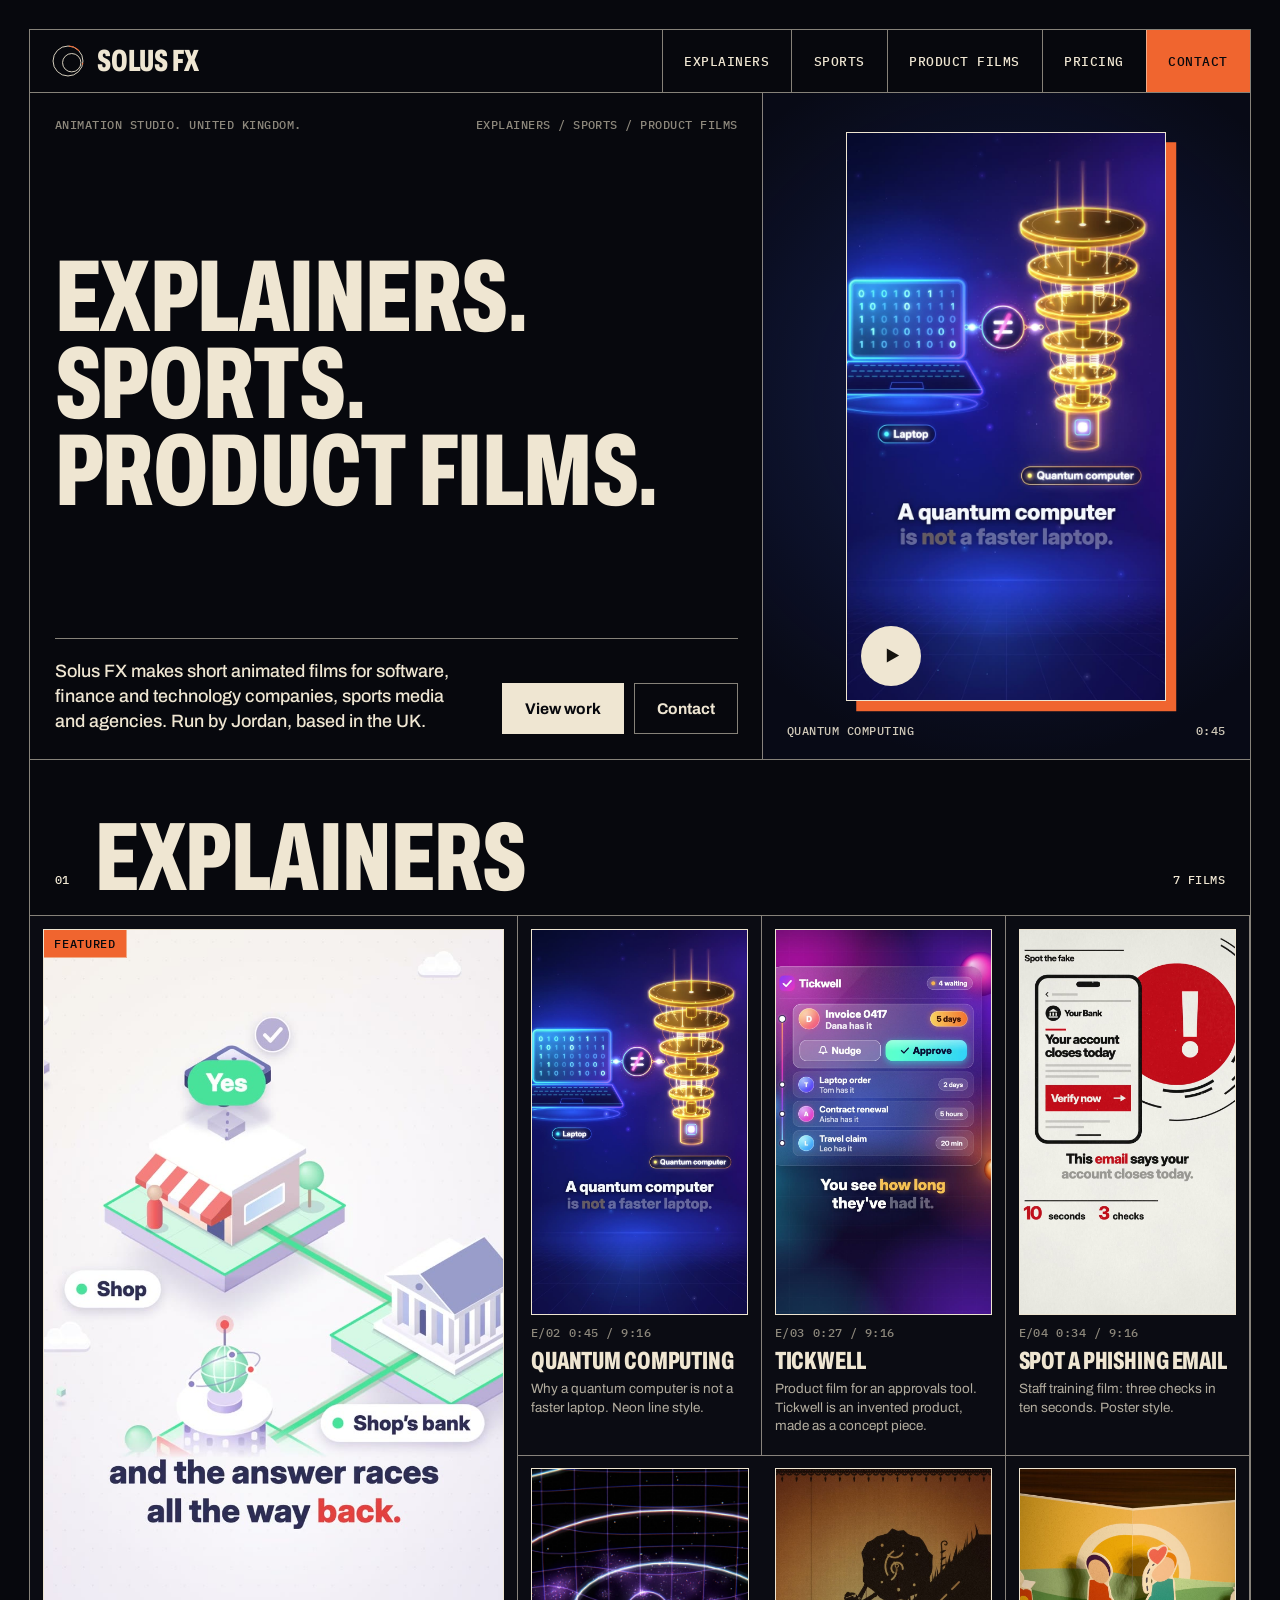
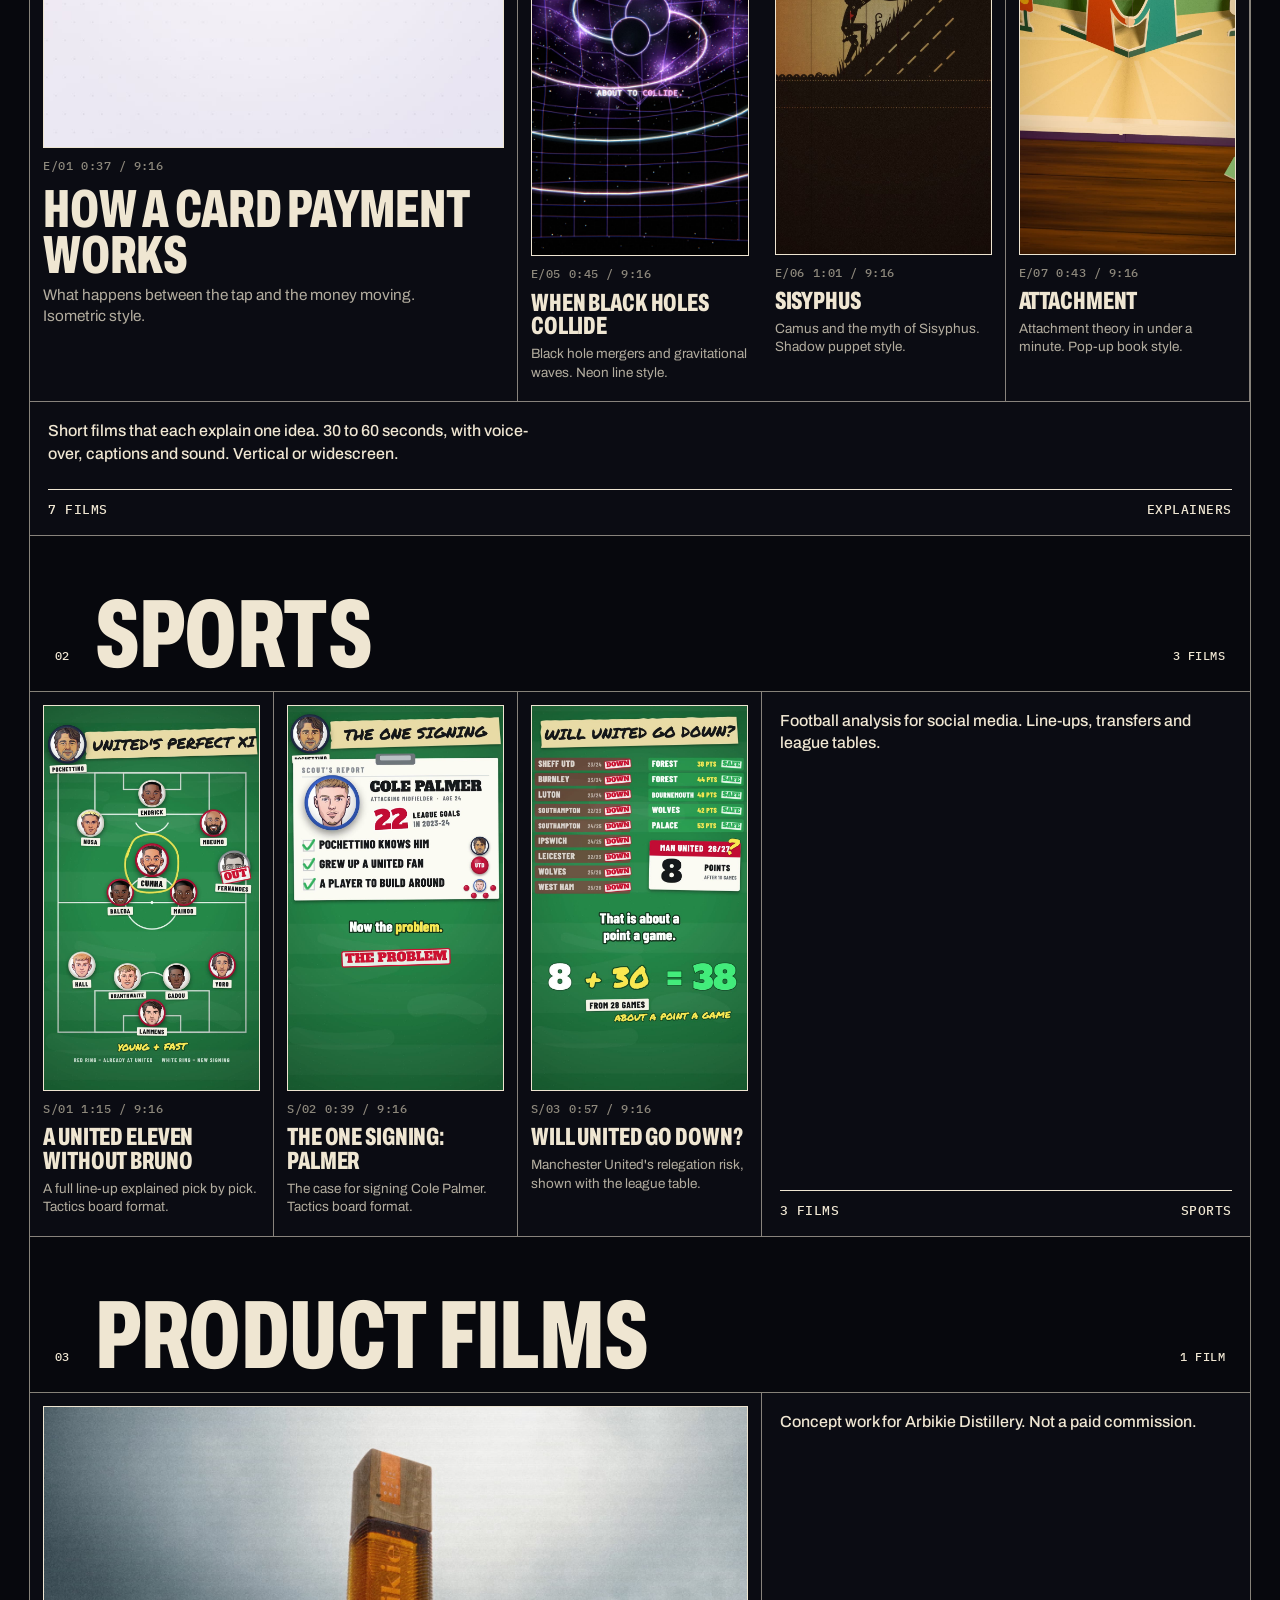
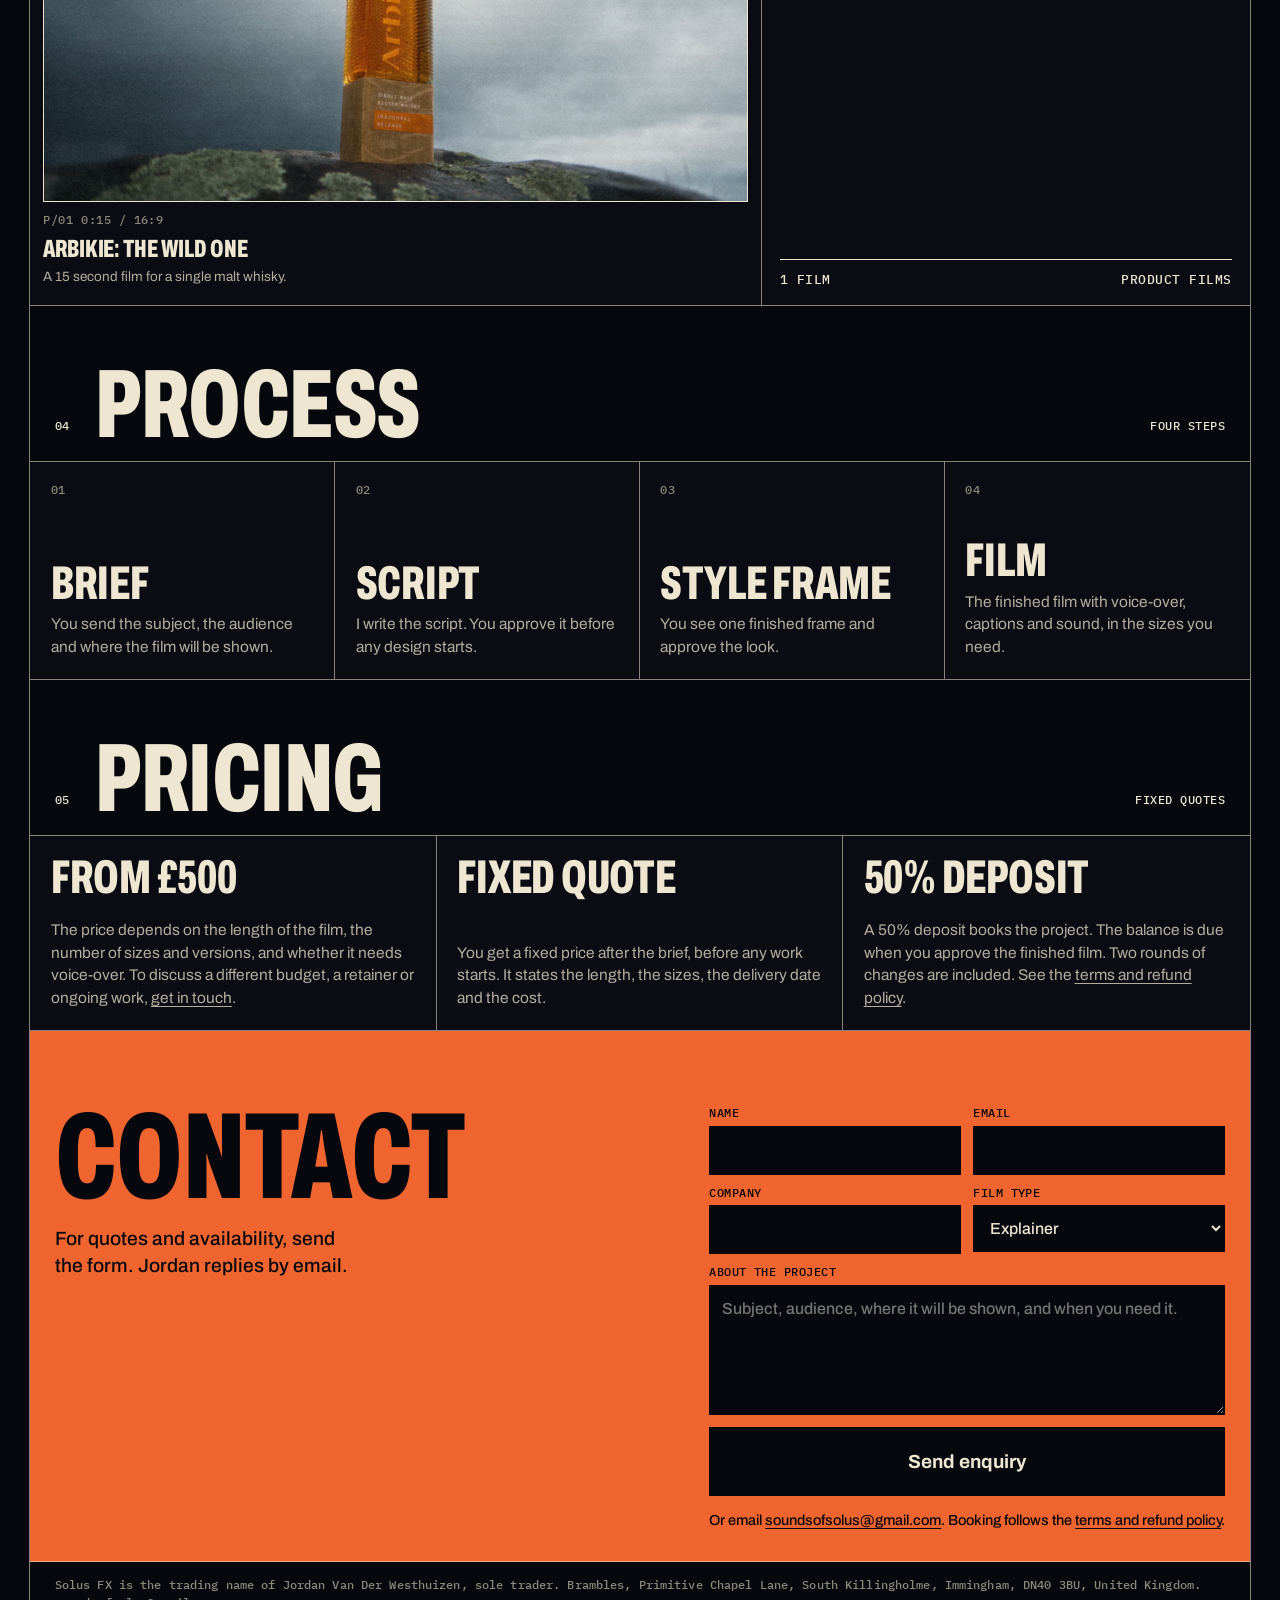
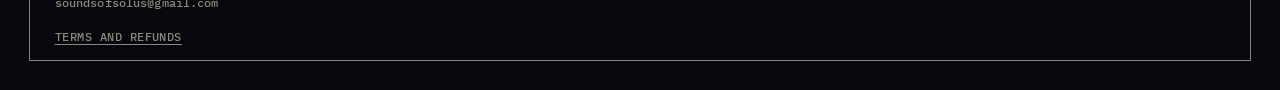
<file: index.html>
<!doctype html>
<html lang="en-GB">
<head>
<meta charset="utf-8">
<meta name="theme-color" content="#07080d"><meta name="viewport" content="width=device-width, initial-scale=1">
<title>Solus FX. Animated explainers, sports and product films.</title>
<meta name="description" content="Solus FX. Animated explainers, sports animation and product films.">
<link rel="preconnect" href="https://fonts.googleapis.com">
<link rel="preconnect" href="https://fonts.gstatic.com" crossorigin>
<link href="https://fonts.googleapis.com/css2?family=Archivo:wdth,wght@62..125,400..900&family=IBM+Plex+Mono:wght@400;500&display=swap" rel="stylesheet">
<style>

:root{
  --paper:#efe8d8; --cell:#f6f1e5; --ink:#15130f; --red:#e3411d; --mute:#5c574d;
  --rule:1.5px solid var(--ink);
  --disp:"Archivo","Arial Narrow",system-ui,sans-serif; --mono:"IBM Plex Mono",ui-monospace,Menlo,monospace;
  --pad:clamp(12px,2.3vw,32px); --in:clamp(10px,1vw,14px);
}
*{box-sizing:border-box}
html{scroll-behavior:smooth;-webkit-text-size-adjust:100%}
body{margin:0;background:var(--paper);color:var(--ink);font:400 16px/1.45 var(--disp);-webkit-font-smoothing:antialiased;padding:var(--pad)}
img{display:block;max-width:100%}
a{color:inherit;text-decoration:none}
.sheet{max-width:1640px;margin-inline:auto;border:var(--rule);background:var(--paper)}
.cond{font-family:var(--disp);font-stretch:62%;font-weight:800;text-transform:uppercase;letter-spacing:-.005em}
.mono{font:500 12px/1.2 var(--mono);letter-spacing:.04em;text-transform:uppercase}

/* header */
.top{display:flex;align-items:stretch;border-bottom:var(--rule)}
.mark{flex:1;display:flex;align-items:center;padding:14px clamp(14px,1.6vw,24px);font-size:clamp(26px,2.4vw,34px);line-height:1;white-space:nowrap}
.nav{display:flex}
.nav a{display:flex;align-items:center;padding:0 clamp(12px,1.7vw,26px);border-left:var(--rule);font:500 12.5px/1 var(--mono);letter-spacing:.04em;text-transform:uppercase;white-space:nowrap;transition:background .15s,color .15s}
.nav a:hover{background:var(--ink);color:var(--paper)}
.nav a.cta{background:var(--red);color:#fff}

/* hero */
.hero{display:grid;grid-template-columns:3fr 2fr;border-bottom:var(--rule)}
.hero-l{display:flex;flex-direction:column;justify-content:space-between;gap:36px;padding:clamp(16px,1.9vw,28px);min-width:0}
.hero-l .mono{display:flex;justify-content:space-between;gap:16px;color:var(--mute)}
h1{font-size:clamp(58px,9.3vw,136px);line-height:.85;margin:0}
.hero-b{display:grid;grid-template-columns:minmax(0,1fr) auto;gap:20px 32px;align-items:end;border-top:var(--rule);padding-top:clamp(16px,1.6vw,22px)}
.lede{margin:0;font-size:clamp(16.5px,1.4vw,20px);line-height:1.4;font-weight:500;max-width:27em}
.actions{display:flex;gap:10px;flex-wrap:wrap}
.btn{display:inline-flex;align-items:center;gap:12px;font:700 15.5px/1 var(--disp);padding:17px 22px;border:var(--rule);background:var(--ink);color:var(--paper);transition:transform .15s,box-shadow .15s}
.btn.alt{background:transparent;color:var(--ink)}
.btn:hover{transform:translate(-2px,-2px);box-shadow:4px 4px 0 var(--ink)}
.btn.on-red:hover{box-shadow:4px 4px 0 rgba(21,19,15,.35)}
.hero-r{background:var(--red);border-left:var(--rule);display:flex;flex-direction:column;align-items:center;justify-content:center;gap:clamp(16px,1.8vw,26px);padding:clamp(24px,3vw,44px) 20px clamp(16px,1.6vw,22px);position:relative}
.film{position:relative;display:block;width:min(100%,clamp(220px,25vw,372px));aspect-ratio:9/16;border:var(--rule);box-shadow:clamp(6px,.8vw,12px) clamp(6px,.8vw,12px) 0 var(--ink);background:var(--ink)}
.film img{width:100%;height:100%;object-fit:cover}
.play{position:absolute;left:14px;bottom:14px;width:60px;height:60px;border-radius:50%;background:var(--paper);border:var(--rule);display:grid;place-items:center}
.play svg{width:17px;height:17px;margin-left:3px}
.hero-r .mono{align-self:stretch;display:flex;justify-content:space-between;gap:12px;color:var(--ink);padding-inline:4px}

/* section bars */
.bar{display:grid;grid-template-columns:auto minmax(0,1fr) auto;align-items:end;gap:10px clamp(14px,2vw,28px);padding:clamp(34px,4.6vw,68px) clamp(14px,1.9vw,28px) clamp(12px,1.3vw,18px);border-bottom:var(--rule)}
.bar .mono{padding-bottom:.9em}
h2{font-size:clamp(50px,7.6vw,118px);line-height:.82;margin:0}

/* ruled contact sheet */
.grid{display:grid;grid-template-columns:repeat(5,minmax(0,1fr))}
.cell{border-right:var(--rule);border-bottom:var(--rule);padding:var(--in);display:flex;flex-direction:column;min-width:0;background:var(--cell)}
.grid>.cell:nth-child(5n),.grid>.cell.last{border-right:0}
.tile .ph{display:block;position:relative;aspect-ratio:9/16;overflow:hidden;background:var(--ink);border:var(--rule)}
.tile .ph.wide{aspect-ratio:16/9}
.tile .ph img{width:100%;height:100%;object-fit:cover;transition:transform .5s cubic-bezier(.2,.7,.2,1)}
.tile:hover .ph img{transform:scale(1.03)}
.tile .mono{display:flex;justify-content:space-between;gap:8px;padding-top:11px;color:var(--mute)}
.tile b{display:block;font-size:clamp(22px,1.95vw,28px);line-height:.95;margin-top:9px;transition:color .15s}
.tile:hover b{color:var(--red)}
.tile .d{display:block;font-size:13.5px;line-height:1.38;color:#3b372f;margin-top:7px;padding-bottom:6px}
.feature{grid-column:span 2;grid-row:span 2}
.feature b{font-size:clamp(34px,4.2vw,64px);line-height:.86;margin-top:12px}
.feature .d{font-size:clamp(14px,1.2vw,17px);max-width:26em}
.tag{position:absolute;left:0;top:0;background:var(--red);color:#fff;font:500 11.5px/1 var(--mono);letter-spacing:.06em;text-transform:uppercase;padding:8px 10px;border-right:var(--rule);border-bottom:var(--rule)}
.w2{grid-column:span 2}.w3{grid-column:span 3}
.note{justify-content:space-between;gap:24px;padding:clamp(12px,1.4vw,20px)}
.note p{margin:0;font-size:clamp(24px,2.5vw,38px);line-height:.92}
.note.big p{font-size:clamp(30px,4.3vw,66px);line-height:.88}
.note.ink{background:var(--ink);color:var(--paper)}
.note .go{font:500 12.5px/1.2 var(--mono);letter-spacing:.04em;text-transform:uppercase;display:flex;justify-content:space-between;gap:8px;border-top:1.5px solid currentColor;padding-top:12px}

/* how */
.steps{list-style:none;margin:0;padding:0;display:grid;grid-template-columns:repeat(4,minmax(0,1fr));counter-reset:s}
.steps li{counter-increment:s;border-right:var(--rule);border-bottom:var(--rule);padding:clamp(14px,1.6vw,24px);min-height:clamp(180px,17vw,250px);display:flex;flex-direction:column;background:var(--cell)}
.steps li:last-child{border-right:0}
.steps .mono{display:flex;justify-content:space-between;color:var(--mute)}
.steps .mono::before{content:"0" counter(s)}
.steps .mono span{color:var(--red);font-size:17px;line-height:.7}
.steps h3{font-size:clamp(34px,3.7vw,56px);line-height:.86;margin:auto 0 10px}
.steps p{margin:0;font-size:15.5px;max-width:19em;color:#3b372f}

/* contact */
.contact{background:var(--red);display:grid;grid-template-columns:minmax(0,1fr) auto;gap:28px 40px;align-items:end;padding:clamp(40px,6vw,96px) clamp(14px,1.9vw,28px) clamp(20px,2.4vw,36px);border-bottom:var(--rule)}
.contact p{font-size:clamp(54px,9.6vw,150px);line-height:.82;margin:0;max-width:8.6em;text-wrap:balance}
.btn.big{font-size:19px;padding:24px 34px}
.foot{display:flex;justify-content:space-between;gap:16px;padding:14px clamp(14px,1.9vw,28px);color:var(--mute)}

@media (max-width:980px){
  .hero{grid-template-columns:minmax(0,1fr)}
  .hero-r{border-left:0;border-top:var(--rule)}
  .hero-b{grid-template-columns:minmax(0,1fr)}
  h1{font-size:clamp(54px,13.6vw,128px)}
  .grid{grid-template-columns:repeat(2,minmax(0,1fr))}
  .grid>.cell:nth-child(5n),.grid>.cell.last{border-right:var(--rule)}
  .feature{grid-row:auto}
  .feature,.w3,.w2.keep{grid-column:span 2;border-right:0!important}
  .w2{grid-column:span 1}
  .grid>.cell.r0{border-right:0}
  .note p,.note.big p{font-size:clamp(24px,6.4vw,44px)}
  .steps{grid-template-columns:repeat(2,minmax(0,1fr))}
  .steps li:nth-child(2n){border-right:0}
  .contact{grid-template-columns:minmax(0,1fr)}
}
@media (max-width:640px){
  .top{flex-direction:column}
  .mark{border-bottom:var(--rule);padding-block:12px}
  .nav{overflow-x:auto;scrollbar-width:none}
  .nav::-webkit-scrollbar{display:none}
  .nav a{padding:12px 6px;font-size:10.5px;letter-spacing:.01em;flex:1 1 auto;justify-content:center}
  .steps .mono span{transform:rotate(90deg)}
  .nav a:first-child{border-left:0}
  .hero-l .mono span:last-child{display:none}
  .film{width:min(72%,300px)}
  .actions .btn{flex:1 1 auto;justify-content:center}
  .bar .mono:last-child{grid-column:1/-1;padding-bottom:0}
  .tile .d{font-size:13px}
  .steps{grid-template-columns:minmax(0,1fr)}
  .steps li{border-right:0;min-height:0;gap:26px}
  .btn.big{width:100%;justify-content:center}
}
@media (prefers-reduced-motion:reduce){*{transition:none!important;scroll-behavior:auto!important}}


.tile,.film{cursor:pointer;text-align:left;font:inherit;color:inherit}
button.tile{border-left:0;border-top:0;border-radius:0;appearance:none}
button.film{padding:0;border-radius:0;appearance:none}
.note p.plain{font:500 clamp(16px,1.25vw,19px)/1.4 var(--disp);font-stretch:100%;text-transform:none;letter-spacing:0;max-width:30em}
h1{font-size:clamp(50px,8vw,118px)}
.contact p.sub{font:500 clamp(17px,1.5vw,22px)/1.4 var(--disp);font-stretch:100%;text-transform:none;letter-spacing:0;margin-top:18px;max-width:26em}
.lb{position:fixed;inset:0;background:rgba(21,19,15,.92);display:none;align-items:center;justify-content:center;z-index:50;padding:16px}
.lb.on{display:flex}
.lb video{max-width:min(100%,1280px);max-height:calc(100vh - 90px);border:1.5px solid var(--paper);background:#000}
.lb .x{position:absolute;top:14px;right:16px;font:500 13px/1 var(--mono);letter-spacing:.04em;text-transform:uppercase;color:var(--paper);background:none;border:1.5px solid var(--paper);padding:10px 14px;cursor:pointer}
.lb .t{position:absolute;left:16px;top:20px;color:var(--paper)}
@media (max-width:980px){.grid>.note{grid-column:1/-1!important;border-right:0!important}}
.price{display:grid;grid-template-columns:repeat(3,minmax(0,1fr))}
.price>div{border-right:var(--rule);border-bottom:var(--rule);padding:clamp(14px,1.6vw,24px);background:var(--cell);display:flex;flex-direction:column;justify-content:space-between;gap:22px;min-height:clamp(170px,15vw,230px)}
.price>div:last-child{border-right:0}
.price b{font-size:clamp(34px,3.7vw,56px);line-height:.86}
.price p{margin:0;font-size:15.5px;line-height:1.45;max-width:24em;color:#b3ad9f}
.price a,.doc a,.foot a,.cform .alt a{text-decoration:underline;text-underline-offset:3px}
.contact{align-items:start}
.cform{display:grid;grid-template-columns:minmax(0,1fr) minmax(0,1fr);gap:12px;width:min(100%,580px)}
.cform label{display:flex;flex-direction:column;gap:7px;font:500 11.5px/1 var(--mono);letter-spacing:.04em;text-transform:uppercase;color:#07080d}
.cform .full,.cform button,.cform .alt{grid-column:1/-1}
.cform input,.cform select,.cform textarea{font:500 16px/1.3 var(--disp);color:var(--ink);background:#07080d;border:1.5px solid #07080d;border-radius:0;padding:13px 12px;width:100%}
.cform textarea{min-height:130px;resize:vertical}
.cform input:focus,.cform select:focus,.cform textarea:focus{outline:2px solid #07080d;outline-offset:2px}
.cform .hp{position:absolute;left:-9999px;width:1px;height:1px;overflow:hidden}
.cform button{justify-content:center;cursor:pointer}
.contact .cform .alt{font:500 14.5px/1.4 var(--disp);font-stretch:100%;text-transform:none;letter-spacing:0;max-width:none;margin:2px 0 0}
.foot{flex-wrap:wrap;line-height:1.5}
.foot .addr{text-transform:none;letter-spacing:.01em}
.doc{padding:clamp(20px,3vw,44px) clamp(14px,1.9vw,28px) clamp(40px,5vw,72px)}
.doc>*{max-width:44em}
.doc h3{font-size:clamp(26px,2.6vw,36px);line-height:.95;margin:38px 0 10px}
.doc h3:first-child{margin-top:0}
.doc p,.doc li{font-size:16.5px;line-height:1.55;color:#cfc8b8;margin:0 0 10px}
.doc ul{padding-left:1.2em;margin:0 0 10px}
@media (max-width:980px){.price{grid-template-columns:minmax(0,1fr)}.price>div{border-right:0;min-height:0}}
@media (max-width:640px){.cform{grid-template-columns:minmax(0,1fr)}}
/* Solus FX branding, level 2 (Jordan's pick, 2026-11-15): near-black page, cream lines and type, orange accents, heavy headings kept */
:root{--paper:#07080d;--cell:#0b0c13;--ink:#efe6d2;--red:#f0652f;--mute:#8d887c;--rule:1.5px solid rgba(239,230,210,.55)}
body{background:#07080d}
.sheet{background:#07080d}
.mark{gap:12px}.ecl{width:34px;height:34px;flex:none}
.nav a.cta{color:#07080d}
.btn{color:#07080d}.btn.alt{color:var(--ink)}
.btn:hover{box-shadow:4px 4px 0 var(--red)}
.hero-r{background:radial-gradient(520px 520px at 50% 46%,rgba(46,70,190,.32),transparent 70%),#080a16}
.hero-r .mono{color:#cfc8b8}
.film{box-shadow:clamp(6px,.8vw,12px) clamp(6px,.8vw,12px) 0 var(--red)}
.play{background:var(--ink)}
.tile .d,.steps p{color:#b3ad9f}
.tag{color:#07080d}
.note.ink{background:var(--ink);color:#07080d}
.contact p,.contact p.sub{color:#07080d}
.btn.on-red{background:#07080d;color:var(--ink);border-color:#07080d}
</style>
</head>
<body>
<div class="sheet">
<header class="top"><a class="mark cond" href="#"><svg class="ecl" viewBox="0 0 100 100" aria-hidden="true"><circle cx="50" cy="50" r="44" fill="none" stroke="#efe6d2" stroke-width="2.6"/><circle cx="61" cy="55" r="27" fill="none" stroke="#efe6d2" stroke-width="2.6"/><path d="M52.3 6.06A44 44 0 0 1 82.5 20.3" fill="none" stroke="#f0652f" stroke-width="3"/><path d="M93.6 55.4A44 44 0 0 1 92.6 61" fill="none" stroke="#f0652f" stroke-width="3"/></svg><span>SOLUS FX</span></a><nav class="nav" aria-label="Main"><a href="#explainers">Explainers</a><a href="#sports">Sports</a><a href="#product-films">Product films</a><a href="#pricing">Pricing</a><a href="#contact" class="cta">Contact</a></nav></header>
<main>
<section class="hero">
<div class="hero-l">
<p class="mono" style="margin:0"><span>Animation studio. United Kingdom.</span><span>Explainers / Sports / Product films</span></p>
<h1 class="cond">Explainers.<br>Sports.<br>Product films.</h1>
<div class="hero-b"><p class="lede">Solus FX makes short animated films for software, finance and technology companies, sports media and agencies. Run by Jordan, based in the UK.</p>
<div class="actions"><a class="btn" href="#work">View work</a><a class="btn alt" href="#contact">Contact</a></div></div>
</div>
<div class="hero-r"><button class="film" data-v="quantum" data-w="0" data-t="Quantum Computing" aria-label="Play Quantum Computing"><img src="thumbs/quantum.jpg" alt="Frame from Quantum Computing"><span class="play" aria-hidden="true"><svg viewBox="0 0 18 18"><path d="M3 1.5v15l13-7.5z" fill="#15130f"/></svg></span></button>
<p class="mono" style="margin:0"><span>Quantum Computing</span><span>0:45</span></p></div>
</section>
<div id="work"><section id="explainers"><div class="bar"><span class="mono">01</span><h2 class="cond">Explainers</h2><span class="mono">7 films</span></div><div class="grid"><button class="cell tile feature" data-v="card-payment" data-w="0" data-t="How a Card Payment Works" aria-label="Play How a Card Payment Works"><span class="ph"><img src="thumbs/card-payment.jpg" alt="Frame from How a Card Payment Works" loading="lazy"><span class="tag">Featured</span></span><span class="mono"><span>E/01</span><span>0:37 / 9:16</span></span><b class="cond">How a Card Payment Works</b><span class="d">What happens between the tap and the money moving. Isometric style.</span></button><button class="cell tile" data-v="quantum" data-w="0" data-t="Quantum Computing" aria-label="Play Quantum Computing"><span class="ph"><img src="thumbs/quantum.jpg" alt="Frame from Quantum Computing" loading="lazy"></span><span class="mono"><span>E/02</span><span>0:45 / 9:16</span></span><b class="cond">Quantum Computing</b><span class="d">Why a quantum computer is not a faster laptop. Neon line style.</span></button><button class="cell tile" data-v="tickwell" data-w="0" data-t="Tickwell" aria-label="Play Tickwell"><span class="ph"><img src="thumbs/tickwell.jpg" alt="Frame from Tickwell" loading="lazy"></span><span class="mono"><span>E/03</span><span>0:27 / 9:16</span></span><b class="cond">Tickwell</b><span class="d">Product film for an approvals tool. Tickwell is an invented product, made as a concept piece.</span></button><button class="cell tile" data-v="phishing" data-w="0" data-t="Spot a Phishing Email" aria-label="Play Spot a Phishing Email"><span class="ph"><img src="thumbs/phishing.jpg" alt="Frame from Spot a Phishing Email" loading="lazy"></span><span class="mono"><span>E/04</span><span>0:34 / 9:16</span></span><b class="cond">Spot a Phishing Email</b><span class="d">Staff training film: three checks in ten seconds. Poster style.</span></button><button class="cell tile" data-v="black-holes" data-w="0" data-t="When Black Holes Collide" aria-label="Play When Black Holes Collide"><span class="ph"><img src="thumbs/black-holes_feature.jpg" alt="Frame from When Black Holes Collide" loading="lazy"></span><span class="mono"><span>E/05</span><span>0:45 / 9:16</span></span><b class="cond">When Black Holes Collide</b><span class="d">Black hole mergers and gravitational waves. Neon line style.</span></button><button class="cell tile" data-v="sisyphus" data-w="0" data-t="Sisyphus" aria-label="Play Sisyphus"><span class="ph"><img src="thumbs/sisyphus.jpg" alt="Frame from Sisyphus" loading="lazy"></span><span class="mono"><span>E/06</span><span>1:01 / 9:16</span></span><b class="cond">Sisyphus</b><span class="d">Camus and the myth of Sisyphus. Shadow puppet style.</span></button><button class="cell tile" data-v="attachment" data-w="0" data-t="Attachment" aria-label="Play Attachment"><span class="ph"><img src="thumbs/attachment.jpg" alt="Frame from Attachment" loading="lazy"></span><span class="mono"><span>E/07</span><span>0:43 / 9:16</span></span><b class="cond">Attachment</b><span class="d">Attachment theory in under a minute. Pop-up book style.</span></button><div class="cell note last r0 keep" style="grid-column:span 5"><p class="plain">Short films that each explain one idea. 30 to 60 seconds, with voice-over, captions and sound. Vertical or widescreen.</p><span class="go"><span>7 films</span><span>Explainers</span></span></div></div></section><section id="sports"><div class="bar"><span class="mono">02</span><h2 class="cond">Sports</h2><span class="mono">3 films</span></div><div class="grid"><button class="cell tile" data-v="united-xi" data-w="0" data-t="A United eleven without Bruno" aria-label="Play A United eleven without Bruno"><span class="ph"><img src="thumbs/united-perfect-xi.jpg" alt="Frame from A United eleven without Bruno" loading="lazy"></span><span class="mono"><span>S/01</span><span>1:15 / 9:16</span></span><b class="cond">A United eleven without Bruno</b><span class="d">A full line-up explained pick by pick. Tactics board format.</span></button><button class="cell tile" data-v="palmer" data-w="0" data-t="The one signing: Palmer" aria-label="Play The one signing: Palmer"><span class="ph"><img src="thumbs/the-one-signing-palmer.jpg" alt="Frame from The one signing: Palmer" loading="lazy"></span><span class="mono"><span>S/02</span><span>0:39 / 9:16</span></span><b class="cond">The one signing: Palmer</b><span class="d">The case for signing Cole Palmer. Tactics board format.</span></button><button class="cell tile" data-v="go-down" data-w="0" data-t="Will United go down?" aria-label="Play Will United go down?"><span class="ph"><img src="thumbs/will-united-go-down.jpg" alt="Frame from Will United go down?" loading="lazy"></span><span class="mono"><span>S/03</span><span>0:57 / 9:16</span></span><b class="cond">Will United go down?</b><span class="d">Manchester United&#x27;s relegation risk, shown with the league table.</span></button><div class="cell note last r0 keep" style="grid-column:span 2"><p class="plain">Football analysis for social media. Line-ups, transfers and league tables.</p><span class="go"><span>3 films</span><span>Sports</span></span></div></div></section><section id="product-films"><div class="bar"><span class="mono">03</span><h2 class="cond">Product films</h2><span class="mono">1 film</span></div><div class="grid"><button class="cell tile w3" data-v="arbikie" data-w="1" data-t="Arbikie: The Wild One" aria-label="Play Arbikie: The Wild One"><span class="ph wide"><img src="thumbs/arbikie-the-wild-one.jpg" alt="Frame from Arbikie: The Wild One" loading="lazy"></span><span class="mono"><span>P/01</span><span>0:15 / 16:9</span></span><b class="cond">Arbikie: The Wild One</b><span class="d">A 15 second film for a single malt whisky.</span></button><div class="cell note last r0 keep" style="grid-column:span 2"><p class="plain">Concept work for Arbikie Distillery. Not a paid commission.</p><span class="go"><span>1 film</span><span>Product films</span></span></div></div></section></div>
<section id="process"><div class="bar"><span class="mono">04</span><h2 class="cond">Process</h2><span class="mono">Four steps</span></div>
<ol class="steps"><li><span class="mono"></span><h3 class="cond">Brief</h3><p>You send the subject, the audience and where the film will be shown.</p></li><li><span class="mono"></span><h3 class="cond">Script</h3><p>I write the script. You approve it before any design starts.</p></li><li><span class="mono"></span><h3 class="cond">Style frame</h3><p>You see one finished frame and approve the look.</p></li><li><span class="mono"></span><h3 class="cond">Film</h3><p>The finished film with voice-over, captions and sound, in the sizes you need.</p></li></ol></section>
<section id="pricing"><div class="bar"><span class="mono">05</span><h2 class="cond">Pricing</h2><span class="mono">Fixed quotes</span></div>
<div class="price">
<div><b class="cond">From £500</b><p>The price depends on the length of the film, the number of sizes and versions, and whether it needs voice-over. To discuss a different budget, a retainer or ongoing work, <a href="#contact">get in touch</a>.</p></div>
<div><b class="cond">Fixed quote</b><p>You get a fixed price after the brief, before any work starts. It states the length, the sizes, the delivery date and the cost.</p></div>
<div><b class="cond">50% deposit</b><p>A 50% deposit books the project. The balance is due when you approve the finished film. Two rounds of changes are included. See the <a href="terms.html">terms and refund policy</a>.</p></div>
</div></section>
<section class="contact" id="contact"><div><p class="cond">Contact</p><p class="sub">For quotes and availability, send the form. Jordan replies by email.</p></div><form class="cform" action="https://script.google.com/macros/s/AKfycbx9s08B_anjsJakzhmyGdDKbkTzWNcA_Yg6En85OAXuAf-zB57sjWCqeYlJ5Um1qvpa3g/exec" method="POST">
<label class="hp" aria-hidden="true">Leave empty<input type="text" name="_honey" tabindex="-1" autocomplete="off"></label>
<label>Name<input name="name" required autocomplete="name"></label>
<label>Email<input type="email" name="email" required autocomplete="email"></label>
<label>Company<input name="company" autocomplete="organization"></label>
<label>Film type<select name="film_type"><option>Explainer</option><option>Sports</option><option>Product film</option><option>Something else</option></select></label>
<label class="full">About the project<textarea name="message" required placeholder="Subject, audience, where it will be shown, and when you need it."></textarea></label>
<button class="btn big on-red" type="submit">Send enquiry</button>
<p class="alt">Or email <a href="mailto:soundsofsolus@gmail.com">soundsofsolus@gmail.com</a>. Booking follows the <a href="terms.html">terms and refund policy</a>.</p>
</form></section>
</main>
<footer class="foot mono"><span class="addr">Solus FX is the trading name of Jordan Van Der Westhuizen, sole trader. Brambles, Primitive Chapel Lane, South Killingholme, Immingham, DN40 3BU, United Kingdom. soundsofsolus@gmail.com</span><span><a href="terms.html">Terms and refunds</a></span></footer>
</div>
<div class="lb" id="lb" role="dialog" aria-modal="true"><span class="t mono" id="lbt"></span><button class="x" id="lbx">Close</button><video id="lbv" controls playsinline preload="none"></video></div>
<script>
const cf = document.querySelector('.cform');  // posts to the Apps Script web app (no readable response under no-cors), then shows thanks.html
cf.addEventListener('submit', ev => { ev.preventDefault(); const btn = cf.querySelector('button'); btn.disabled = true; btn.textContent = 'Sending';
  fetch(cf.action, { method: 'POST', mode: 'no-cors', body: new URLSearchParams(new FormData(cf)) }).then(() => { location.href = 'thanks.html'; }).catch(() => { btn.disabled = false; btn.textContent = 'Send enquiry'; alert('That did not send. Please email ' + "soundsofsolus@gmail.com" + ' instead.'); }); });
const lb = document.getElementById('lb'), v = document.getElementById('lbv'), t = document.getElementById('lbt');
const shut = () => { v.pause(); v.removeAttribute('src'); v.load(); lb.classList.remove('on'); };
document.querySelectorAll('[data-v]').forEach(b => b.addEventListener('click', () => { v.src = 'video/' + b.dataset.v + '.mp4'; t.textContent = b.dataset.t; lb.classList.add('on'); v.play().catch(() => {}); }));
document.getElementById('lbx').addEventListener('click', shut); lb.addEventListener('click', e => { if (e.target === lb) shut(); }); addEventListener('keydown', e => { if (e.key === 'Escape') shut(); });
</script>
</body></html>
</file>
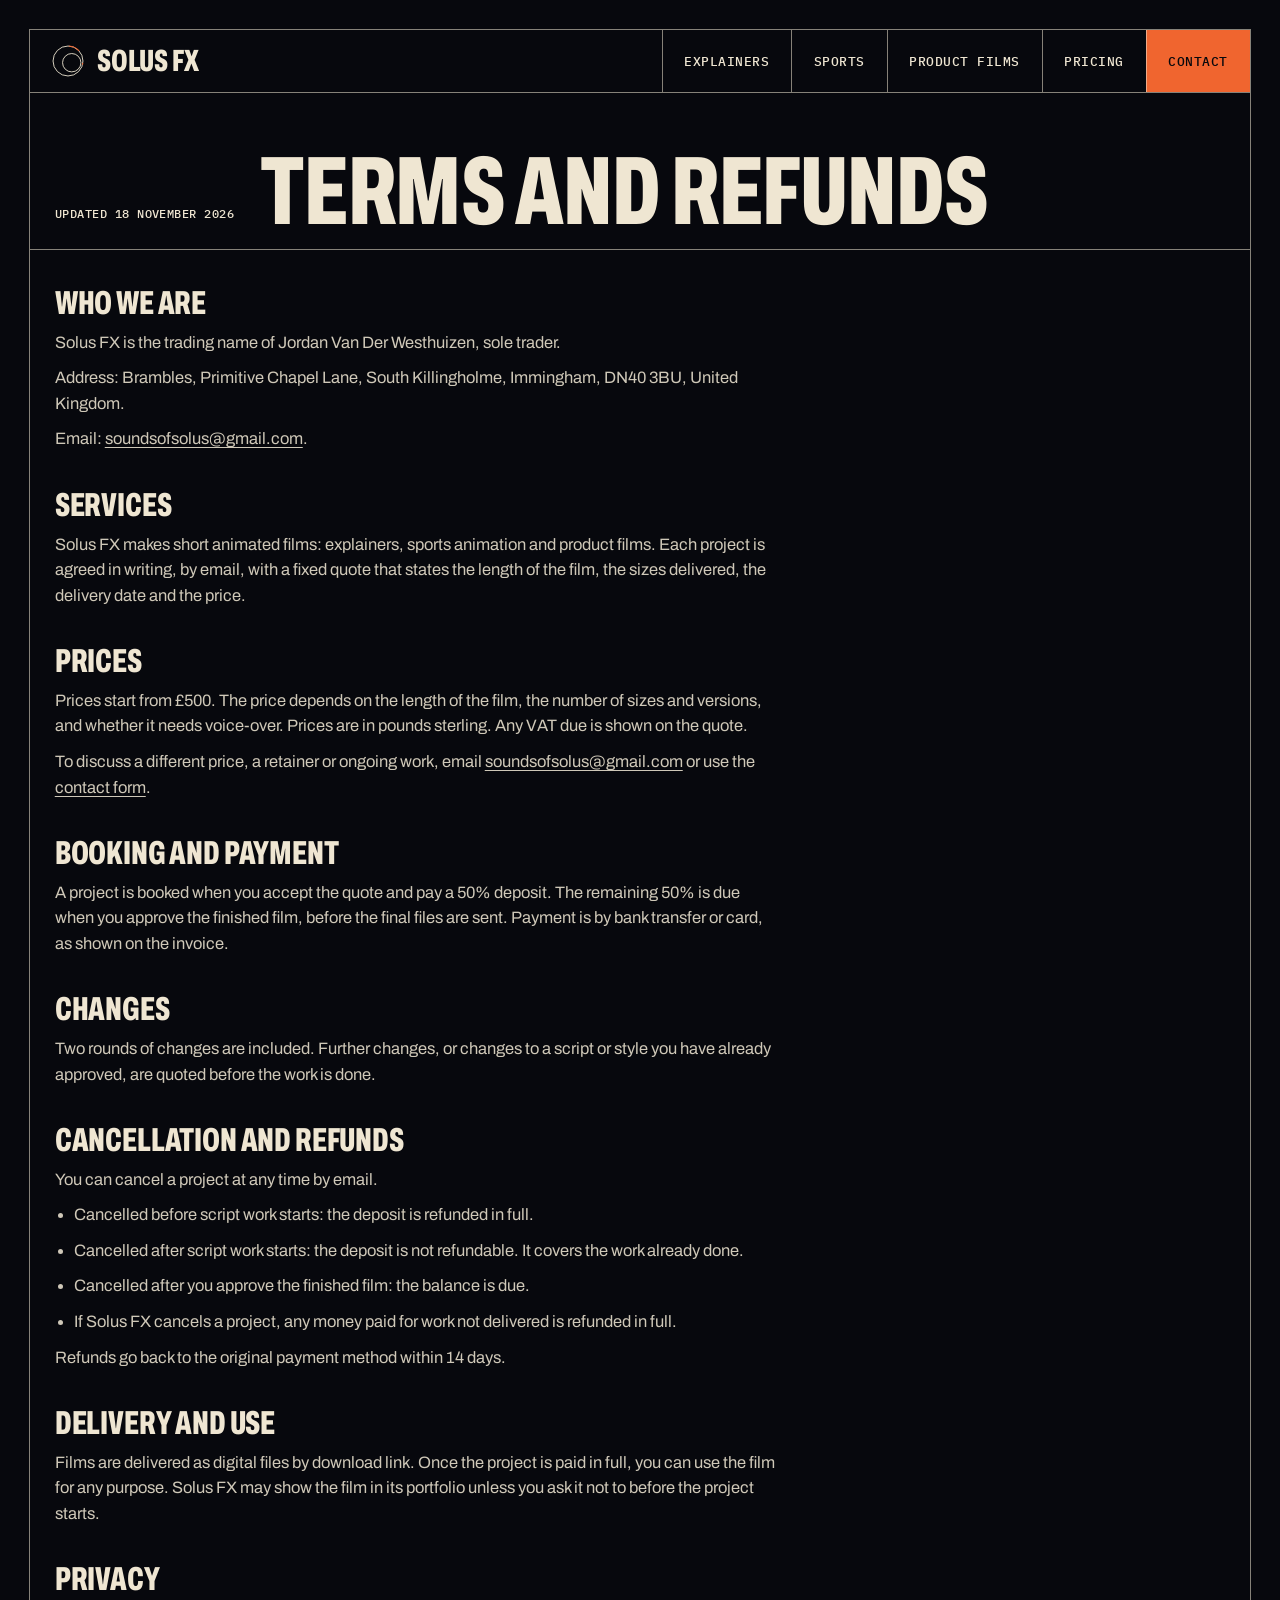
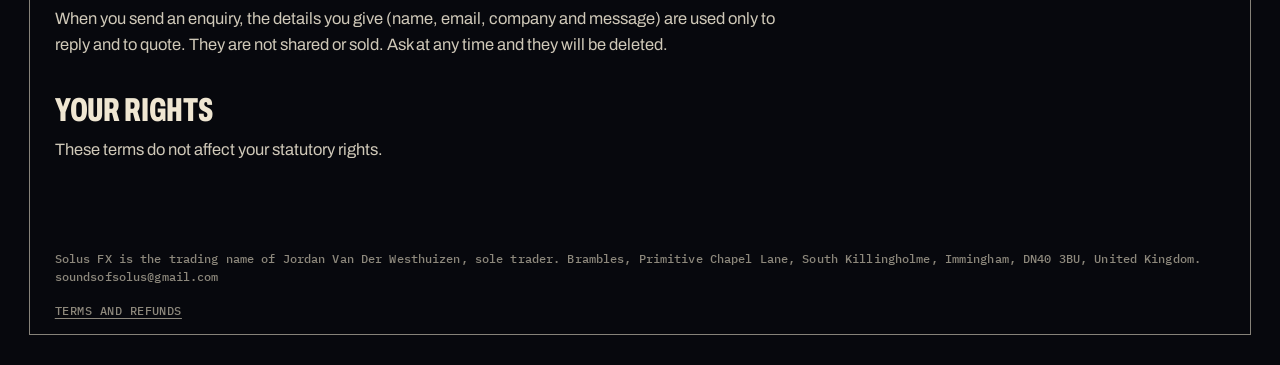
<file: terms.html>
<!doctype html>
<html lang="en-GB">
<head>
<meta charset="utf-8">
<meta name="theme-color" content="#07080d"><meta name="viewport" content="width=device-width, initial-scale=1">
<title>Terms and refunds. Solus FX.</title>
<meta name="description" content="Solus FX. Animated explainers, sports animation and product films.">
<link rel="preconnect" href="https://fonts.googleapis.com">
<link rel="preconnect" href="https://fonts.gstatic.com" crossorigin>
<link href="https://fonts.googleapis.com/css2?family=Archivo:wdth,wght@62..125,400..900&family=IBM+Plex+Mono:wght@400;500&display=swap" rel="stylesheet">
<style>

:root{
  --paper:#efe8d8; --cell:#f6f1e5; --ink:#15130f; --red:#e3411d; --mute:#5c574d;
  --rule:1.5px solid var(--ink);
  --disp:"Archivo","Arial Narrow",system-ui,sans-serif; --mono:"IBM Plex Mono",ui-monospace,Menlo,monospace;
  --pad:clamp(12px,2.3vw,32px); --in:clamp(10px,1vw,14px);
}
*{box-sizing:border-box}
html{scroll-behavior:smooth;-webkit-text-size-adjust:100%}
body{margin:0;background:var(--paper);color:var(--ink);font:400 16px/1.45 var(--disp);-webkit-font-smoothing:antialiased;padding:var(--pad)}
img{display:block;max-width:100%}
a{color:inherit;text-decoration:none}
.sheet{max-width:1640px;margin-inline:auto;border:var(--rule);background:var(--paper)}
.cond{font-family:var(--disp);font-stretch:62%;font-weight:800;text-transform:uppercase;letter-spacing:-.005em}
.mono{font:500 12px/1.2 var(--mono);letter-spacing:.04em;text-transform:uppercase}

/* header */
.top{display:flex;align-items:stretch;border-bottom:var(--rule)}
.mark{flex:1;display:flex;align-items:center;padding:14px clamp(14px,1.6vw,24px);font-size:clamp(26px,2.4vw,34px);line-height:1;white-space:nowrap}
.nav{display:flex}
.nav a{display:flex;align-items:center;padding:0 clamp(12px,1.7vw,26px);border-left:var(--rule);font:500 12.5px/1 var(--mono);letter-spacing:.04em;text-transform:uppercase;white-space:nowrap;transition:background .15s,color .15s}
.nav a:hover{background:var(--ink);color:var(--paper)}
.nav a.cta{background:var(--red);color:#fff}

/* hero */
.hero{display:grid;grid-template-columns:3fr 2fr;border-bottom:var(--rule)}
.hero-l{display:flex;flex-direction:column;justify-content:space-between;gap:36px;padding:clamp(16px,1.9vw,28px);min-width:0}
.hero-l .mono{display:flex;justify-content:space-between;gap:16px;color:var(--mute)}
h1{font-size:clamp(58px,9.3vw,136px);line-height:.85;margin:0}
.hero-b{display:grid;grid-template-columns:minmax(0,1fr) auto;gap:20px 32px;align-items:end;border-top:var(--rule);padding-top:clamp(16px,1.6vw,22px)}
.lede{margin:0;font-size:clamp(16.5px,1.4vw,20px);line-height:1.4;font-weight:500;max-width:27em}
.actions{display:flex;gap:10px;flex-wrap:wrap}
.btn{display:inline-flex;align-items:center;gap:12px;font:700 15.5px/1 var(--disp);padding:17px 22px;border:var(--rule);background:var(--ink);color:var(--paper);transition:transform .15s,box-shadow .15s}
.btn.alt{background:transparent;color:var(--ink)}
.btn:hover{transform:translate(-2px,-2px);box-shadow:4px 4px 0 var(--ink)}
.btn.on-red:hover{box-shadow:4px 4px 0 rgba(21,19,15,.35)}
.hero-r{background:var(--red);border-left:var(--rule);display:flex;flex-direction:column;align-items:center;justify-content:center;gap:clamp(16px,1.8vw,26px);padding:clamp(24px,3vw,44px) 20px clamp(16px,1.6vw,22px);position:relative}
.film{position:relative;display:block;width:min(100%,clamp(220px,25vw,372px));aspect-ratio:9/16;border:var(--rule);box-shadow:clamp(6px,.8vw,12px) clamp(6px,.8vw,12px) 0 var(--ink);background:var(--ink)}
.film img{width:100%;height:100%;object-fit:cover}
.play{position:absolute;left:14px;bottom:14px;width:60px;height:60px;border-radius:50%;background:var(--paper);border:var(--rule);display:grid;place-items:center}
.play svg{width:17px;height:17px;margin-left:3px}
.hero-r .mono{align-self:stretch;display:flex;justify-content:space-between;gap:12px;color:var(--ink);padding-inline:4px}

/* section bars */
.bar{display:grid;grid-template-columns:auto minmax(0,1fr) auto;align-items:end;gap:10px clamp(14px,2vw,28px);padding:clamp(34px,4.6vw,68px) clamp(14px,1.9vw,28px) clamp(12px,1.3vw,18px);border-bottom:var(--rule)}
.bar .mono{padding-bottom:.9em}
h2{font-size:clamp(50px,7.6vw,118px);line-height:.82;margin:0}

/* ruled contact sheet */
.grid{display:grid;grid-template-columns:repeat(5,minmax(0,1fr))}
.cell{border-right:var(--rule);border-bottom:var(--rule);padding:var(--in);display:flex;flex-direction:column;min-width:0;background:var(--cell)}
.grid>.cell:nth-child(5n),.grid>.cell.last{border-right:0}
.tile .ph{display:block;position:relative;aspect-ratio:9/16;overflow:hidden;background:var(--ink);border:var(--rule)}
.tile .ph.wide{aspect-ratio:16/9}
.tile .ph img{width:100%;height:100%;object-fit:cover;transition:transform .5s cubic-bezier(.2,.7,.2,1)}
.tile:hover .ph img{transform:scale(1.03)}
.tile .mono{display:flex;justify-content:space-between;gap:8px;padding-top:11px;color:var(--mute)}
.tile b{display:block;font-size:clamp(22px,1.95vw,28px);line-height:.95;margin-top:9px;transition:color .15s}
.tile:hover b{color:var(--red)}
.tile .d{display:block;font-size:13.5px;line-height:1.38;color:#3b372f;margin-top:7px;padding-bottom:6px}
.feature{grid-column:span 2;grid-row:span 2}
.feature b{font-size:clamp(34px,4.2vw,64px);line-height:.86;margin-top:12px}
.feature .d{font-size:clamp(14px,1.2vw,17px);max-width:26em}
.tag{position:absolute;left:0;top:0;background:var(--red);color:#fff;font:500 11.5px/1 var(--mono);letter-spacing:.06em;text-transform:uppercase;padding:8px 10px;border-right:var(--rule);border-bottom:var(--rule)}
.w2{grid-column:span 2}.w3{grid-column:span 3}
.note{justify-content:space-between;gap:24px;padding:clamp(12px,1.4vw,20px)}
.note p{margin:0;font-size:clamp(24px,2.5vw,38px);line-height:.92}
.note.big p{font-size:clamp(30px,4.3vw,66px);line-height:.88}
.note.ink{background:var(--ink);color:var(--paper)}
.note .go{font:500 12.5px/1.2 var(--mono);letter-spacing:.04em;text-transform:uppercase;display:flex;justify-content:space-between;gap:8px;border-top:1.5px solid currentColor;padding-top:12px}

/* how */
.steps{list-style:none;margin:0;padding:0;display:grid;grid-template-columns:repeat(4,minmax(0,1fr));counter-reset:s}
.steps li{counter-increment:s;border-right:var(--rule);border-bottom:var(--rule);padding:clamp(14px,1.6vw,24px);min-height:clamp(180px,17vw,250px);display:flex;flex-direction:column;background:var(--cell)}
.steps li:last-child{border-right:0}
.steps .mono{display:flex;justify-content:space-between;color:var(--mute)}
.steps .mono::before{content:"0" counter(s)}
.steps .mono span{color:var(--red);font-size:17px;line-height:.7}
.steps h3{font-size:clamp(34px,3.7vw,56px);line-height:.86;margin:auto 0 10px}
.steps p{margin:0;font-size:15.5px;max-width:19em;color:#3b372f}

/* contact */
.contact{background:var(--red);display:grid;grid-template-columns:minmax(0,1fr) auto;gap:28px 40px;align-items:end;padding:clamp(40px,6vw,96px) clamp(14px,1.9vw,28px) clamp(20px,2.4vw,36px);border-bottom:var(--rule)}
.contact p{font-size:clamp(54px,9.6vw,150px);line-height:.82;margin:0;max-width:8.6em;text-wrap:balance}
.btn.big{font-size:19px;padding:24px 34px}
.foot{display:flex;justify-content:space-between;gap:16px;padding:14px clamp(14px,1.9vw,28px);color:var(--mute)}

@media (max-width:980px){
  .hero{grid-template-columns:minmax(0,1fr)}
  .hero-r{border-left:0;border-top:var(--rule)}
  .hero-b{grid-template-columns:minmax(0,1fr)}
  h1{font-size:clamp(54px,13.6vw,128px)}
  .grid{grid-template-columns:repeat(2,minmax(0,1fr))}
  .grid>.cell:nth-child(5n),.grid>.cell.last{border-right:var(--rule)}
  .feature{grid-row:auto}
  .feature,.w3,.w2.keep{grid-column:span 2;border-right:0!important}
  .w2{grid-column:span 1}
  .grid>.cell.r0{border-right:0}
  .note p,.note.big p{font-size:clamp(24px,6.4vw,44px)}
  .steps{grid-template-columns:repeat(2,minmax(0,1fr))}
  .steps li:nth-child(2n){border-right:0}
  .contact{grid-template-columns:minmax(0,1fr)}
}
@media (max-width:640px){
  .top{flex-direction:column}
  .mark{border-bottom:var(--rule);padding-block:12px}
  .nav{overflow-x:auto;scrollbar-width:none}
  .nav::-webkit-scrollbar{display:none}
  .nav a{padding:12px 6px;font-size:10.5px;letter-spacing:.01em;flex:1 1 auto;justify-content:center}
  .steps .mono span{transform:rotate(90deg)}
  .nav a:first-child{border-left:0}
  .hero-l .mono span:last-child{display:none}
  .film{width:min(72%,300px)}
  .actions .btn{flex:1 1 auto;justify-content:center}
  .bar .mono:last-child{grid-column:1/-1;padding-bottom:0}
  .tile .d{font-size:13px}
  .steps{grid-template-columns:minmax(0,1fr)}
  .steps li{border-right:0;min-height:0;gap:26px}
  .btn.big{width:100%;justify-content:center}
}
@media (prefers-reduced-motion:reduce){*{transition:none!important;scroll-behavior:auto!important}}


.tile,.film{cursor:pointer;text-align:left;font:inherit;color:inherit}
button.tile{border-left:0;border-top:0;border-radius:0;appearance:none}
button.film{padding:0;border-radius:0;appearance:none}
.note p.plain{font:500 clamp(16px,1.25vw,19px)/1.4 var(--disp);font-stretch:100%;text-transform:none;letter-spacing:0;max-width:30em}
h1{font-size:clamp(50px,8vw,118px)}
.contact p.sub{font:500 clamp(17px,1.5vw,22px)/1.4 var(--disp);font-stretch:100%;text-transform:none;letter-spacing:0;margin-top:18px;max-width:26em}
.lb{position:fixed;inset:0;background:rgba(21,19,15,.92);display:none;align-items:center;justify-content:center;z-index:50;padding:16px}
.lb.on{display:flex}
.lb video{max-width:min(100%,1280px);max-height:calc(100vh - 90px);border:1.5px solid var(--paper);background:#000}
.lb .x{position:absolute;top:14px;right:16px;font:500 13px/1 var(--mono);letter-spacing:.04em;text-transform:uppercase;color:var(--paper);background:none;border:1.5px solid var(--paper);padding:10px 14px;cursor:pointer}
.lb .t{position:absolute;left:16px;top:20px;color:var(--paper)}
@media (max-width:980px){.grid>.note{grid-column:1/-1!important;border-right:0!important}}
.price{display:grid;grid-template-columns:repeat(3,minmax(0,1fr))}
.price>div{border-right:var(--rule);border-bottom:var(--rule);padding:clamp(14px,1.6vw,24px);background:var(--cell);display:flex;flex-direction:column;justify-content:space-between;gap:22px;min-height:clamp(170px,15vw,230px)}
.price>div:last-child{border-right:0}
.price b{font-size:clamp(34px,3.7vw,56px);line-height:.86}
.price p{margin:0;font-size:15.5px;line-height:1.45;max-width:24em;color:#b3ad9f}
.price a,.doc a,.foot a,.cform .alt a{text-decoration:underline;text-underline-offset:3px}
.contact{align-items:start}
.cform{display:grid;grid-template-columns:minmax(0,1fr) minmax(0,1fr);gap:12px;width:min(100%,580px)}
.cform label{display:flex;flex-direction:column;gap:7px;font:500 11.5px/1 var(--mono);letter-spacing:.04em;text-transform:uppercase;color:#07080d}
.cform .full,.cform button,.cform .alt{grid-column:1/-1}
.cform input,.cform select,.cform textarea{font:500 16px/1.3 var(--disp);color:var(--ink);background:#07080d;border:1.5px solid #07080d;border-radius:0;padding:13px 12px;width:100%}
.cform textarea{min-height:130px;resize:vertical}
.cform input:focus,.cform select:focus,.cform textarea:focus{outline:2px solid #07080d;outline-offset:2px}
.cform .hp{position:absolute;left:-9999px;width:1px;height:1px;overflow:hidden}
.cform button{justify-content:center;cursor:pointer}
.contact .cform .alt{font:500 14.5px/1.4 var(--disp);font-stretch:100%;text-transform:none;letter-spacing:0;max-width:none;margin:2px 0 0}
.foot{flex-wrap:wrap;line-height:1.5}
.foot .addr{text-transform:none;letter-spacing:.01em}
.doc{padding:clamp(20px,3vw,44px) clamp(14px,1.9vw,28px) clamp(40px,5vw,72px)}
.doc>*{max-width:44em}
.doc h3{font-size:clamp(26px,2.6vw,36px);line-height:.95;margin:38px 0 10px}
.doc h3:first-child{margin-top:0}
.doc p,.doc li{font-size:16.5px;line-height:1.55;color:#cfc8b8;margin:0 0 10px}
.doc ul{padding-left:1.2em;margin:0 0 10px}
@media (max-width:980px){.price{grid-template-columns:minmax(0,1fr)}.price>div{border-right:0;min-height:0}}
@media (max-width:640px){.cform{grid-template-columns:minmax(0,1fr)}}
/* Solus FX branding, level 2 (Jordan's pick, 2026-11-15): near-black page, cream lines and type, orange accents, heavy headings kept */
:root{--paper:#07080d;--cell:#0b0c13;--ink:#efe6d2;--red:#f0652f;--mute:#8d887c;--rule:1.5px solid rgba(239,230,210,.55)}
body{background:#07080d}
.sheet{background:#07080d}
.mark{gap:12px}.ecl{width:34px;height:34px;flex:none}
.nav a.cta{color:#07080d}
.btn{color:#07080d}.btn.alt{color:var(--ink)}
.btn:hover{box-shadow:4px 4px 0 var(--red)}
.hero-r{background:radial-gradient(520px 520px at 50% 46%,rgba(46,70,190,.32),transparent 70%),#080a16}
.hero-r .mono{color:#cfc8b8}
.film{box-shadow:clamp(6px,.8vw,12px) clamp(6px,.8vw,12px) 0 var(--red)}
.play{background:var(--ink)}
.tile .d,.steps p{color:#b3ad9f}
.tag{color:#07080d}
.note.ink{background:var(--ink);color:#07080d}
.contact p,.contact p.sub{color:#07080d}
.btn.on-red{background:#07080d;color:var(--ink);border-color:#07080d}
</style>
</head>
<body>
<div class="sheet">
<header class="top"><a class="mark cond" href="index.html"><svg class="ecl" viewBox="0 0 100 100" aria-hidden="true"><circle cx="50" cy="50" r="44" fill="none" stroke="#efe6d2" stroke-width="2.6"/><circle cx="61" cy="55" r="27" fill="none" stroke="#efe6d2" stroke-width="2.6"/><path d="M52.3 6.06A44 44 0 0 1 82.5 20.3" fill="none" stroke="#f0652f" stroke-width="3"/><path d="M93.6 55.4A44 44 0 0 1 92.6 61" fill="none" stroke="#f0652f" stroke-width="3"/></svg><span>SOLUS FX</span></a><nav class="nav" aria-label="Main"><a href="index.html#explainers">Explainers</a><a href="index.html#sports">Sports</a><a href="index.html#product-films">Product films</a><a href="index.html#pricing">Pricing</a><a href="index.html#contact" class="cta">Contact</a></nav></header>
<main><section><div class="bar"><span class="mono">Updated 18 November 2026</span><h2 class="cond">Terms and refunds</h2><span class="mono"></span></div>
<div class="doc"><h3 class="cond">Who we are</h3><p>Solus FX is the trading name of Jordan Van Der Westhuizen, sole trader.</p><p>Address: Brambles, Primitive Chapel Lane, South Killingholme, Immingham, DN40 3BU, United Kingdom.</p><p>Email: <a href="mailto:soundsofsolus@gmail.com">soundsofsolus@gmail.com</a>.</p><h3 class="cond">Services</h3><p>Solus FX makes short animated films: explainers, sports animation and product films. Each project is agreed in writing, by email, with a fixed quote that states the length of the film, the sizes delivered, the delivery date and the price.</p><h3 class="cond">Prices</h3><p>Prices start from £500. The price depends on the length of the film, the number of sizes and versions, and whether it needs voice-over. Prices are in pounds sterling. Any VAT due is shown on the quote.</p><p>To discuss a different price, a retainer or ongoing work, email <a href="mailto:soundsofsolus@gmail.com">soundsofsolus@gmail.com</a> or use the <a href="index.html#contact">contact form</a>.</p><h3 class="cond">Booking and payment</h3><p>A project is booked when you accept the quote and pay a 50% deposit. The remaining 50% is due when you approve the finished film, before the final files are sent. Payment is by bank transfer or card, as shown on the invoice.</p><h3 class="cond">Changes</h3><p>Two rounds of changes are included. Further changes, or changes to a script or style you have already approved, are quoted before the work is done.</p><h3 class="cond">Cancellation and refunds</h3><p>You can cancel a project at any time by email.</p><ul><li>Cancelled before script work starts: the deposit is refunded in full.</li><li>Cancelled after script work starts: the deposit is not refundable. It covers the work already done.</li><li>Cancelled after you approve the finished film: the balance is due.</li><li>If Solus FX cancels a project, any money paid for work not delivered is refunded in full.</li></ul><p>Refunds go back to the original payment method within 14 days.</p><h3 class="cond">Delivery and use</h3><p>Films are delivered as digital files by download link. Once the project is paid in full, you can use the film for any purpose. Solus FX may show the film in its portfolio unless you ask it not to before the project starts.</p><h3 class="cond">Privacy</h3><p>When you send an enquiry, the details you give (name, email, company and message) are used only to reply and to quote. They are not shared or sold. Ask at any time and they will be deleted.</p><h3 class="cond">Your rights</h3><p>These terms do not affect your statutory rights.</p></div></section></main>
<footer class="foot mono"><span class="addr">Solus FX is the trading name of Jordan Van Der Westhuizen, sole trader. Brambles, Primitive Chapel Lane, South Killingholme, Immingham, DN40 3BU, United Kingdom. soundsofsolus@gmail.com</span><span><a href="terms.html">Terms and refunds</a></span></footer>
</div>
</body></html>
</file>
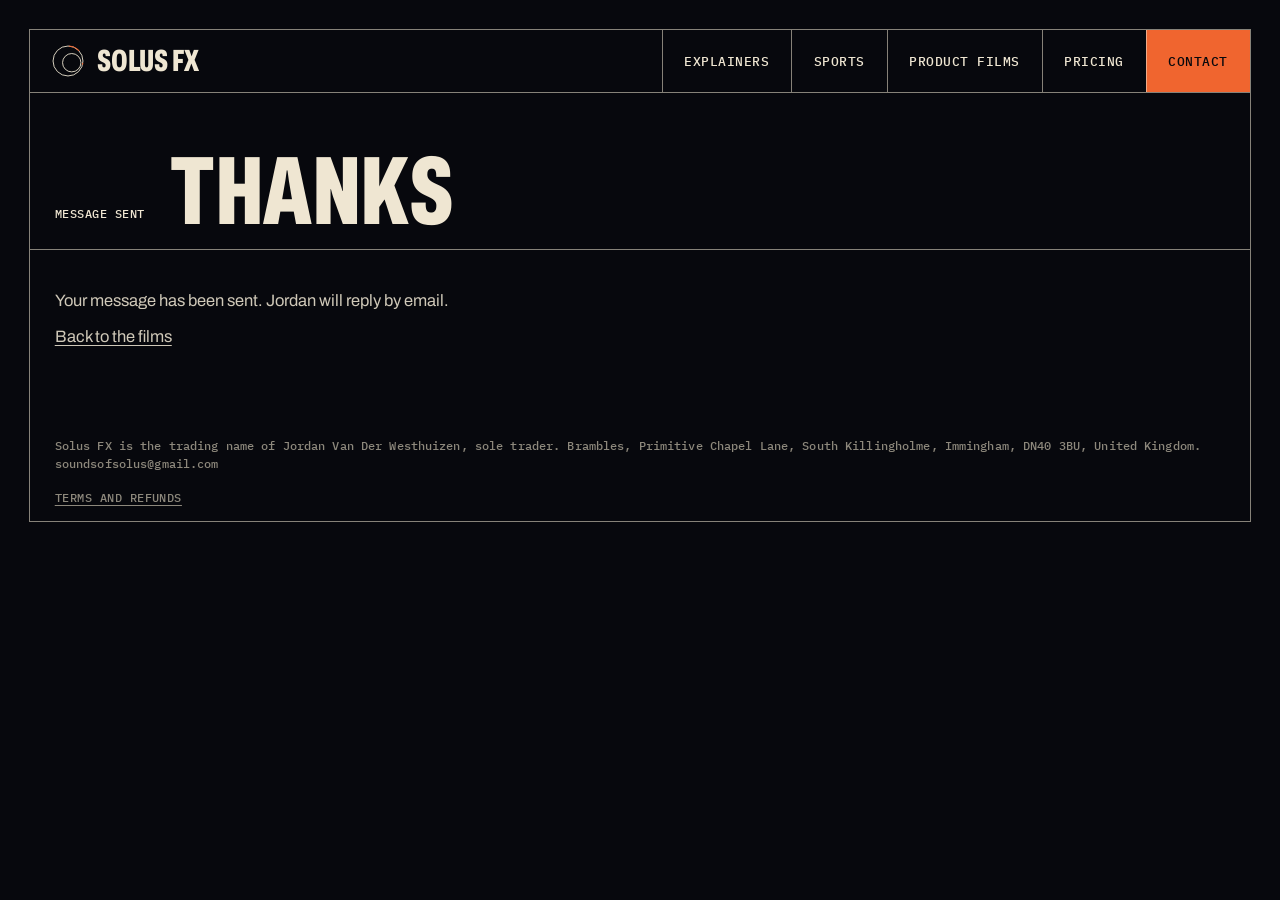
<file: thanks.html>
<!doctype html>
<html lang="en-GB">
<head>
<meta charset="utf-8">
<meta name="theme-color" content="#07080d"><meta name="viewport" content="width=device-width, initial-scale=1">
<title>Thanks. Solus FX.</title>
<meta name="description" content="Solus FX. Animated explainers, sports animation and product films.">
<link rel="preconnect" href="https://fonts.googleapis.com">
<link rel="preconnect" href="https://fonts.gstatic.com" crossorigin>
<link href="https://fonts.googleapis.com/css2?family=Archivo:wdth,wght@62..125,400..900&family=IBM+Plex+Mono:wght@400;500&display=swap" rel="stylesheet">
<style>

:root{
  --paper:#efe8d8; --cell:#f6f1e5; --ink:#15130f; --red:#e3411d; --mute:#5c574d;
  --rule:1.5px solid var(--ink);
  --disp:"Archivo","Arial Narrow",system-ui,sans-serif; --mono:"IBM Plex Mono",ui-monospace,Menlo,monospace;
  --pad:clamp(12px,2.3vw,32px); --in:clamp(10px,1vw,14px);
}
*{box-sizing:border-box}
html{scroll-behavior:smooth;-webkit-text-size-adjust:100%}
body{margin:0;background:var(--paper);color:var(--ink);font:400 16px/1.45 var(--disp);-webkit-font-smoothing:antialiased;padding:var(--pad)}
img{display:block;max-width:100%}
a{color:inherit;text-decoration:none}
.sheet{max-width:1640px;margin-inline:auto;border:var(--rule);background:var(--paper)}
.cond{font-family:var(--disp);font-stretch:62%;font-weight:800;text-transform:uppercase;letter-spacing:-.005em}
.mono{font:500 12px/1.2 var(--mono);letter-spacing:.04em;text-transform:uppercase}

/* header */
.top{display:flex;align-items:stretch;border-bottom:var(--rule)}
.mark{flex:1;display:flex;align-items:center;padding:14px clamp(14px,1.6vw,24px);font-size:clamp(26px,2.4vw,34px);line-height:1;white-space:nowrap}
.nav{display:flex}
.nav a{display:flex;align-items:center;padding:0 clamp(12px,1.7vw,26px);border-left:var(--rule);font:500 12.5px/1 var(--mono);letter-spacing:.04em;text-transform:uppercase;white-space:nowrap;transition:background .15s,color .15s}
.nav a:hover{background:var(--ink);color:var(--paper)}
.nav a.cta{background:var(--red);color:#fff}

/* hero */
.hero{display:grid;grid-template-columns:3fr 2fr;border-bottom:var(--rule)}
.hero-l{display:flex;flex-direction:column;justify-content:space-between;gap:36px;padding:clamp(16px,1.9vw,28px);min-width:0}
.hero-l .mono{display:flex;justify-content:space-between;gap:16px;color:var(--mute)}
h1{font-size:clamp(58px,9.3vw,136px);line-height:.85;margin:0}
.hero-b{display:grid;grid-template-columns:minmax(0,1fr) auto;gap:20px 32px;align-items:end;border-top:var(--rule);padding-top:clamp(16px,1.6vw,22px)}
.lede{margin:0;font-size:clamp(16.5px,1.4vw,20px);line-height:1.4;font-weight:500;max-width:27em}
.actions{display:flex;gap:10px;flex-wrap:wrap}
.btn{display:inline-flex;align-items:center;gap:12px;font:700 15.5px/1 var(--disp);padding:17px 22px;border:var(--rule);background:var(--ink);color:var(--paper);transition:transform .15s,box-shadow .15s}
.btn.alt{background:transparent;color:var(--ink)}
.btn:hover{transform:translate(-2px,-2px);box-shadow:4px 4px 0 var(--ink)}
.btn.on-red:hover{box-shadow:4px 4px 0 rgba(21,19,15,.35)}
.hero-r{background:var(--red);border-left:var(--rule);display:flex;flex-direction:column;align-items:center;justify-content:center;gap:clamp(16px,1.8vw,26px);padding:clamp(24px,3vw,44px) 20px clamp(16px,1.6vw,22px);position:relative}
.film{position:relative;display:block;width:min(100%,clamp(220px,25vw,372px));aspect-ratio:9/16;border:var(--rule);box-shadow:clamp(6px,.8vw,12px) clamp(6px,.8vw,12px) 0 var(--ink);background:var(--ink)}
.film img{width:100%;height:100%;object-fit:cover}
.play{position:absolute;left:14px;bottom:14px;width:60px;height:60px;border-radius:50%;background:var(--paper);border:var(--rule);display:grid;place-items:center}
.play svg{width:17px;height:17px;margin-left:3px}
.hero-r .mono{align-self:stretch;display:flex;justify-content:space-between;gap:12px;color:var(--ink);padding-inline:4px}

/* section bars */
.bar{display:grid;grid-template-columns:auto minmax(0,1fr) auto;align-items:end;gap:10px clamp(14px,2vw,28px);padding:clamp(34px,4.6vw,68px) clamp(14px,1.9vw,28px) clamp(12px,1.3vw,18px);border-bottom:var(--rule)}
.bar .mono{padding-bottom:.9em}
h2{font-size:clamp(50px,7.6vw,118px);line-height:.82;margin:0}

/* ruled contact sheet */
.grid{display:grid;grid-template-columns:repeat(5,minmax(0,1fr))}
.cell{border-right:var(--rule);border-bottom:var(--rule);padding:var(--in);display:flex;flex-direction:column;min-width:0;background:var(--cell)}
.grid>.cell:nth-child(5n),.grid>.cell.last{border-right:0}
.tile .ph{display:block;position:relative;aspect-ratio:9/16;overflow:hidden;background:var(--ink);border:var(--rule)}
.tile .ph.wide{aspect-ratio:16/9}
.tile .ph img{width:100%;height:100%;object-fit:cover;transition:transform .5s cubic-bezier(.2,.7,.2,1)}
.tile:hover .ph img{transform:scale(1.03)}
.tile .mono{display:flex;justify-content:space-between;gap:8px;padding-top:11px;color:var(--mute)}
.tile b{display:block;font-size:clamp(22px,1.95vw,28px);line-height:.95;margin-top:9px;transition:color .15s}
.tile:hover b{color:var(--red)}
.tile .d{display:block;font-size:13.5px;line-height:1.38;color:#3b372f;margin-top:7px;padding-bottom:6px}
.feature{grid-column:span 2;grid-row:span 2}
.feature b{font-size:clamp(34px,4.2vw,64px);line-height:.86;margin-top:12px}
.feature .d{font-size:clamp(14px,1.2vw,17px);max-width:26em}
.tag{position:absolute;left:0;top:0;background:var(--red);color:#fff;font:500 11.5px/1 var(--mono);letter-spacing:.06em;text-transform:uppercase;padding:8px 10px;border-right:var(--rule);border-bottom:var(--rule)}
.w2{grid-column:span 2}.w3{grid-column:span 3}
.note{justify-content:space-between;gap:24px;padding:clamp(12px,1.4vw,20px)}
.note p{margin:0;font-size:clamp(24px,2.5vw,38px);line-height:.92}
.note.big p{font-size:clamp(30px,4.3vw,66px);line-height:.88}
.note.ink{background:var(--ink);color:var(--paper)}
.note .go{font:500 12.5px/1.2 var(--mono);letter-spacing:.04em;text-transform:uppercase;display:flex;justify-content:space-between;gap:8px;border-top:1.5px solid currentColor;padding-top:12px}

/* how */
.steps{list-style:none;margin:0;padding:0;display:grid;grid-template-columns:repeat(4,minmax(0,1fr));counter-reset:s}
.steps li{counter-increment:s;border-right:var(--rule);border-bottom:var(--rule);padding:clamp(14px,1.6vw,24px);min-height:clamp(180px,17vw,250px);display:flex;flex-direction:column;background:var(--cell)}
.steps li:last-child{border-right:0}
.steps .mono{display:flex;justify-content:space-between;color:var(--mute)}
.steps .mono::before{content:"0" counter(s)}
.steps .mono span{color:var(--red);font-size:17px;line-height:.7}
.steps h3{font-size:clamp(34px,3.7vw,56px);line-height:.86;margin:auto 0 10px}
.steps p{margin:0;font-size:15.5px;max-width:19em;color:#3b372f}

/* contact */
.contact{background:var(--red);display:grid;grid-template-columns:minmax(0,1fr) auto;gap:28px 40px;align-items:end;padding:clamp(40px,6vw,96px) clamp(14px,1.9vw,28px) clamp(20px,2.4vw,36px);border-bottom:var(--rule)}
.contact p{font-size:clamp(54px,9.6vw,150px);line-height:.82;margin:0;max-width:8.6em;text-wrap:balance}
.btn.big{font-size:19px;padding:24px 34px}
.foot{display:flex;justify-content:space-between;gap:16px;padding:14px clamp(14px,1.9vw,28px);color:var(--mute)}

@media (max-width:980px){
  .hero{grid-template-columns:minmax(0,1fr)}
  .hero-r{border-left:0;border-top:var(--rule)}
  .hero-b{grid-template-columns:minmax(0,1fr)}
  h1{font-size:clamp(54px,13.6vw,128px)}
  .grid{grid-template-columns:repeat(2,minmax(0,1fr))}
  .grid>.cell:nth-child(5n),.grid>.cell.last{border-right:var(--rule)}
  .feature{grid-row:auto}
  .feature,.w3,.w2.keep{grid-column:span 2;border-right:0!important}
  .w2{grid-column:span 1}
  .grid>.cell.r0{border-right:0}
  .note p,.note.big p{font-size:clamp(24px,6.4vw,44px)}
  .steps{grid-template-columns:repeat(2,minmax(0,1fr))}
  .steps li:nth-child(2n){border-right:0}
  .contact{grid-template-columns:minmax(0,1fr)}
}
@media (max-width:640px){
  .top{flex-direction:column}
  .mark{border-bottom:var(--rule);padding-block:12px}
  .nav{overflow-x:auto;scrollbar-width:none}
  .nav::-webkit-scrollbar{display:none}
  .nav a{padding:12px 6px;font-size:10.5px;letter-spacing:.01em;flex:1 1 auto;justify-content:center}
  .steps .mono span{transform:rotate(90deg)}
  .nav a:first-child{border-left:0}
  .hero-l .mono span:last-child{display:none}
  .film{width:min(72%,300px)}
  .actions .btn{flex:1 1 auto;justify-content:center}
  .bar .mono:last-child{grid-column:1/-1;padding-bottom:0}
  .tile .d{font-size:13px}
  .steps{grid-template-columns:minmax(0,1fr)}
  .steps li{border-right:0;min-height:0;gap:26px}
  .btn.big{width:100%;justify-content:center}
}
@media (prefers-reduced-motion:reduce){*{transition:none!important;scroll-behavior:auto!important}}


.tile,.film{cursor:pointer;text-align:left;font:inherit;color:inherit}
button.tile{border-left:0;border-top:0;border-radius:0;appearance:none}
button.film{padding:0;border-radius:0;appearance:none}
.note p.plain{font:500 clamp(16px,1.25vw,19px)/1.4 var(--disp);font-stretch:100%;text-transform:none;letter-spacing:0;max-width:30em}
h1{font-size:clamp(50px,8vw,118px)}
.contact p.sub{font:500 clamp(17px,1.5vw,22px)/1.4 var(--disp);font-stretch:100%;text-transform:none;letter-spacing:0;margin-top:18px;max-width:26em}
.lb{position:fixed;inset:0;background:rgba(21,19,15,.92);display:none;align-items:center;justify-content:center;z-index:50;padding:16px}
.lb.on{display:flex}
.lb video{max-width:min(100%,1280px);max-height:calc(100vh - 90px);border:1.5px solid var(--paper);background:#000}
.lb .x{position:absolute;top:14px;right:16px;font:500 13px/1 var(--mono);letter-spacing:.04em;text-transform:uppercase;color:var(--paper);background:none;border:1.5px solid var(--paper);padding:10px 14px;cursor:pointer}
.lb .t{position:absolute;left:16px;top:20px;color:var(--paper)}
@media (max-width:980px){.grid>.note{grid-column:1/-1!important;border-right:0!important}}
.price{display:grid;grid-template-columns:repeat(3,minmax(0,1fr))}
.price>div{border-right:var(--rule);border-bottom:var(--rule);padding:clamp(14px,1.6vw,24px);background:var(--cell);display:flex;flex-direction:column;justify-content:space-between;gap:22px;min-height:clamp(170px,15vw,230px)}
.price>div:last-child{border-right:0}
.price b{font-size:clamp(34px,3.7vw,56px);line-height:.86}
.price p{margin:0;font-size:15.5px;line-height:1.45;max-width:24em;color:#b3ad9f}
.price a,.doc a,.foot a,.cform .alt a{text-decoration:underline;text-underline-offset:3px}
.contact{align-items:start}
.cform{display:grid;grid-template-columns:minmax(0,1fr) minmax(0,1fr);gap:12px;width:min(100%,580px)}
.cform label{display:flex;flex-direction:column;gap:7px;font:500 11.5px/1 var(--mono);letter-spacing:.04em;text-transform:uppercase;color:#07080d}
.cform .full,.cform button,.cform .alt{grid-column:1/-1}
.cform input,.cform select,.cform textarea{font:500 16px/1.3 var(--disp);color:var(--ink);background:#07080d;border:1.5px solid #07080d;border-radius:0;padding:13px 12px;width:100%}
.cform textarea{min-height:130px;resize:vertical}
.cform input:focus,.cform select:focus,.cform textarea:focus{outline:2px solid #07080d;outline-offset:2px}
.cform .hp{position:absolute;left:-9999px;width:1px;height:1px;overflow:hidden}
.cform button{justify-content:center;cursor:pointer}
.contact .cform .alt{font:500 14.5px/1.4 var(--disp);font-stretch:100%;text-transform:none;letter-spacing:0;max-width:none;margin:2px 0 0}
.foot{flex-wrap:wrap;line-height:1.5}
.foot .addr{text-transform:none;letter-spacing:.01em}
.doc{padding:clamp(20px,3vw,44px) clamp(14px,1.9vw,28px) clamp(40px,5vw,72px)}
.doc>*{max-width:44em}
.doc h3{font-size:clamp(26px,2.6vw,36px);line-height:.95;margin:38px 0 10px}
.doc h3:first-child{margin-top:0}
.doc p,.doc li{font-size:16.5px;line-height:1.55;color:#cfc8b8;margin:0 0 10px}
.doc ul{padding-left:1.2em;margin:0 0 10px}
@media (max-width:980px){.price{grid-template-columns:minmax(0,1fr)}.price>div{border-right:0;min-height:0}}
@media (max-width:640px){.cform{grid-template-columns:minmax(0,1fr)}}
/* Solus FX branding, level 2 (Jordan's pick, 2026-11-15): near-black page, cream lines and type, orange accents, heavy headings kept */
:root{--paper:#07080d;--cell:#0b0c13;--ink:#efe6d2;--red:#f0652f;--mute:#8d887c;--rule:1.5px solid rgba(239,230,210,.55)}
body{background:#07080d}
.sheet{background:#07080d}
.mark{gap:12px}.ecl{width:34px;height:34px;flex:none}
.nav a.cta{color:#07080d}
.btn{color:#07080d}.btn.alt{color:var(--ink)}
.btn:hover{box-shadow:4px 4px 0 var(--red)}
.hero-r{background:radial-gradient(520px 520px at 50% 46%,rgba(46,70,190,.32),transparent 70%),#080a16}
.hero-r .mono{color:#cfc8b8}
.film{box-shadow:clamp(6px,.8vw,12px) clamp(6px,.8vw,12px) 0 var(--red)}
.play{background:var(--ink)}
.tile .d,.steps p{color:#b3ad9f}
.tag{color:#07080d}
.note.ink{background:var(--ink);color:#07080d}
.contact p,.contact p.sub{color:#07080d}
.btn.on-red{background:#07080d;color:var(--ink);border-color:#07080d}
</style>
</head>
<body>
<div class="sheet">
<header class="top"><a class="mark cond" href="index.html"><svg class="ecl" viewBox="0 0 100 100" aria-hidden="true"><circle cx="50" cy="50" r="44" fill="none" stroke="#efe6d2" stroke-width="2.6"/><circle cx="61" cy="55" r="27" fill="none" stroke="#efe6d2" stroke-width="2.6"/><path d="M52.3 6.06A44 44 0 0 1 82.5 20.3" fill="none" stroke="#f0652f" stroke-width="3"/><path d="M93.6 55.4A44 44 0 0 1 92.6 61" fill="none" stroke="#f0652f" stroke-width="3"/></svg><span>SOLUS FX</span></a><nav class="nav" aria-label="Main"><a href="index.html#explainers">Explainers</a><a href="index.html#sports">Sports</a><a href="index.html#product-films">Product films</a><a href="index.html#pricing">Pricing</a><a href="index.html#contact" class="cta">Contact</a></nav></header>
<main><section><div class="bar"><span class="mono">Message sent</span><h2 class="cond">Thanks</h2><span class="mono"></span></div>
<div class="doc"><p>Your message has been sent. Jordan will reply by email.</p><p><a href="index.html">Back to the films</a></p></div></section></main>
<footer class="foot mono"><span class="addr">Solus FX is the trading name of Jordan Van Der Westhuizen, sole trader. Brambles, Primitive Chapel Lane, South Killingholme, Immingham, DN40 3BU, United Kingdom. soundsofsolus@gmail.com</span><span><a href="terms.html">Terms and refunds</a></span></footer>
</div>
</body></html>
</file>
